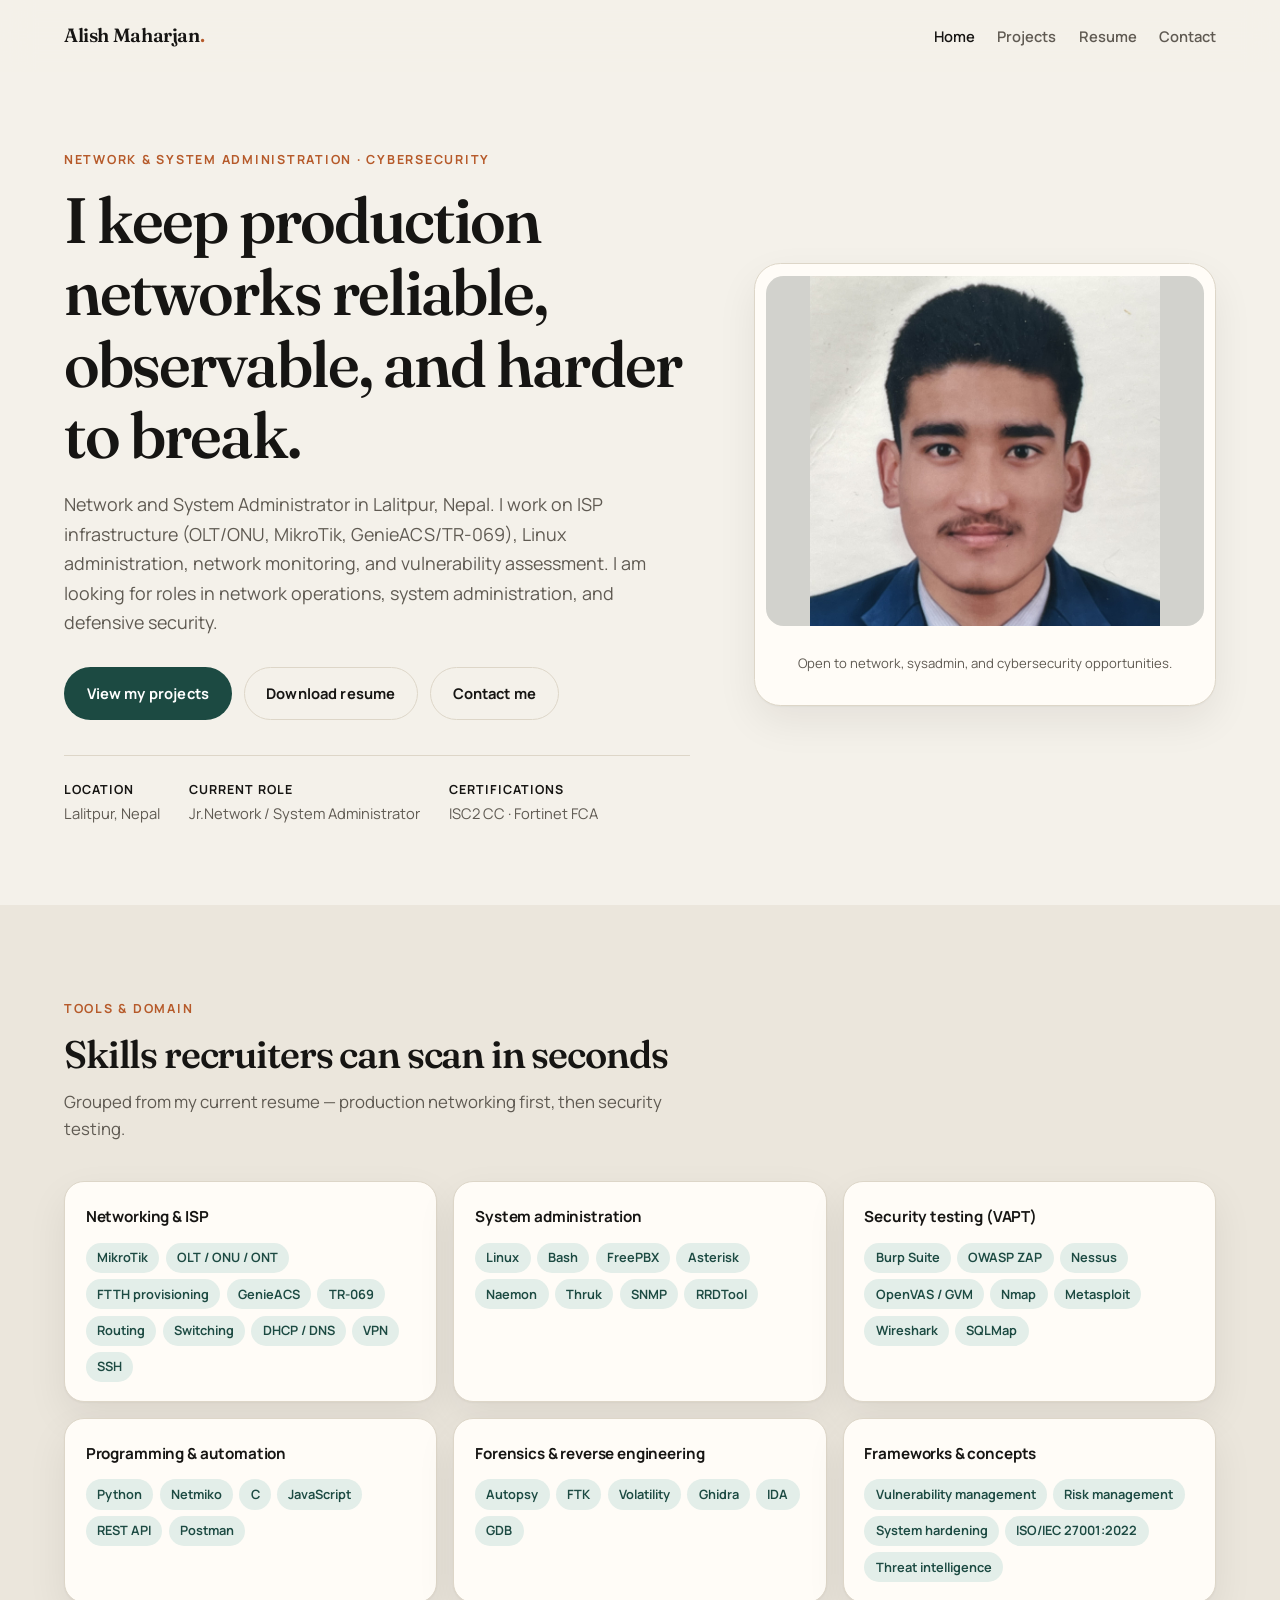
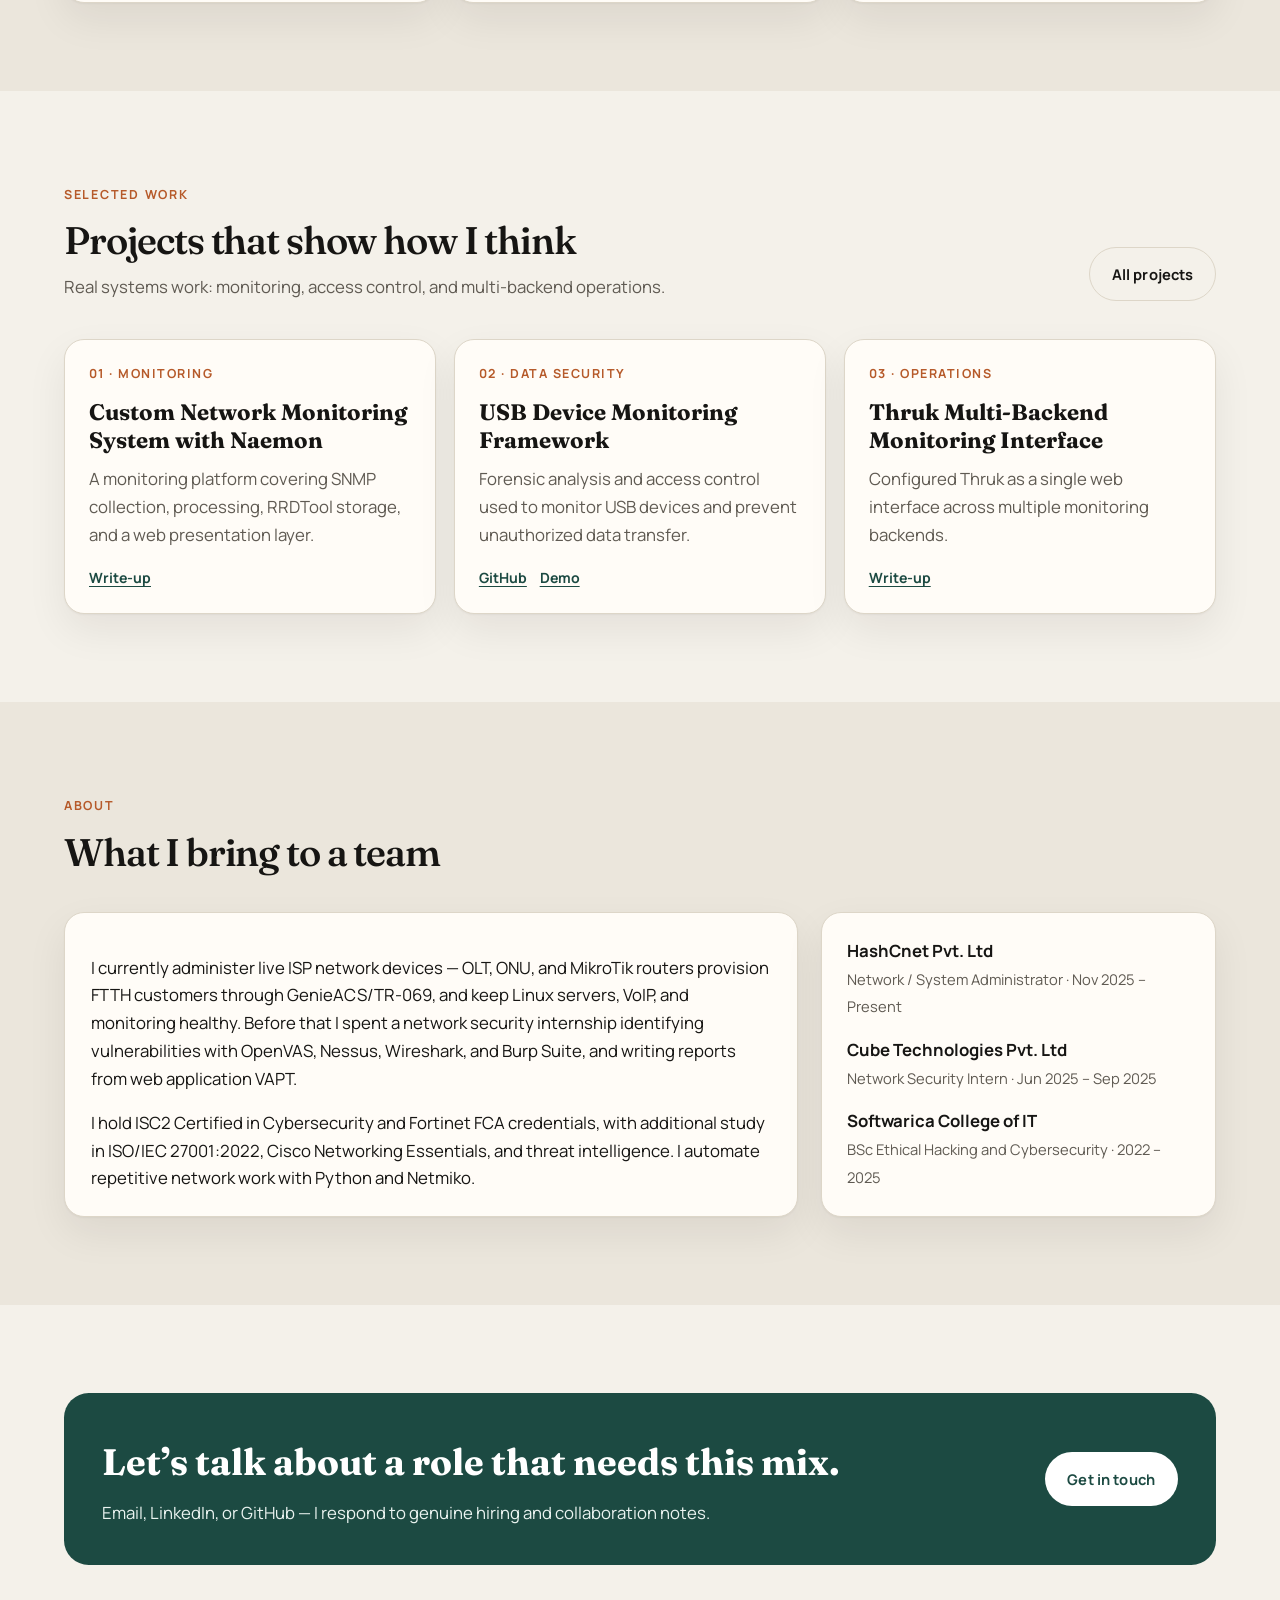
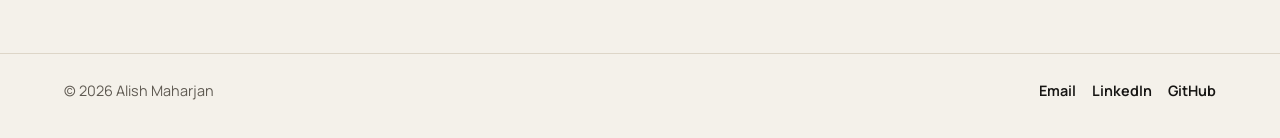
<file: index.html>
<!DOCTYPE html>
<html lang="en">
  <head>
    <meta charset="utf-8" />
    <meta name="viewport" content="width=device-width, initial-scale=1" />
    <title>Alish Maharjan|Network & Cybersecurity</title>
    <meta
      name="description"
      content="Alish Maharjan is a Network and System Administrator and cybersecurity professional in Lalitpur, Nepal, focused on ISP infrastructure, Linux administration, and VAPT."
    />
    <meta name="author" content="Alish Maharjan" />
    <meta property="og:title" content="Alish Maharjan — Network & Cybersecurity" />
    <meta
      property="og:description"
      content="Hands-on experience with ISP networks, Linux administration, monitoring, and vulnerability assessment."
    />
    <meta property="og:type" content="website" />
    <meta property="og:image" content="assets/profile.png" />
    <link rel="icon" type="image/x-icon" href="assets/favicon.ico" />
    <link rel="preconnect" href="https://fonts.googleapis.com" />
    <link rel="preconnect" href="https://fonts.gstatic.com" crossorigin />
    <link
      href="https://fonts.googleapis.com/css2?family=Fraunces:opsz,wght@9..144,500;9..144,600&family=Manrope:wght@400;500;600;700;800&display=swap"
      rel="stylesheet"
    />
    <link href="css/styles.css" rel="stylesheet" />
  </head>
  <body>
    <a class="skip-link" href="#main">Skip to content</a>
    <header class="site-header">
      <div class="nav-inner">
        <a class="logo" href="index.html">Alish Maharjan<span>.</span></a>
        <button class="nav-toggle" type="button" aria-label="Open menu" aria-expanded="false">
          <span></span>
        </button>
        <ul class="nav-links">
          <li><a href="index.html" aria-current="page">Home</a></li>
          <li><a href="projects.html">Projects</a></li>
          <li><a href="resume.html">Resume</a></li>
          <li><a href="contact.html">Contact</a></li>
        </ul>
      </div>
    </header>

    <main id="main">
      <section class="hero">
        <div class="wrap hero-grid">
          <div class="reveal">
            <p class="eyebrow">Network & System Administration · Cybersecurity</p>
            <h1>I keep production networks reliable, observable, and harder to break.</h1>
            <p class="hero-copy">
              Network and System Administrator in Lalitpur, Nepal. I work on ISP infrastructure
              (OLT/ONU, MikroTik, GenieACS/TR-069), Linux administration, network monitoring, and
              vulnerability assessment. I am looking for roles in network operations, system
              administration, and defensive security.
            </p>
            <div class="hero-actions">
              <a class="btn btn-primary" href="projects.html">View my projects</a>
              <a class="btn btn-ghost" href="AlishMaharjan_Resume.pdf" download>Download resume</a>
              <a class="btn btn-ghost" href="contact.html">Contact me</a>
            </div>
            <div class="hero-meta">
              <div>
                <strong>Location</strong>
                Lalitpur, Nepal
              </div>
              <div>
                <strong>Current role</strong>
                Jr.Network / System Administrator
              </div>
              <div>
                <strong>Certifications</strong>
                ISC2 CC · Fortinet FCA
              </div>
            </div>
          </div>
          <div class="photo-frame reveal delay-2">
            <div class="photo-well">
              <img src="assets/profile.png" alt="Portrait of Alish Maharjan" width="350" height="350" />
            </div>
            <p class="photo-caption">Open to network, sysadmin, and cybersecurity opportunities.</p>
          </div>
        </div>
      </section>

      <section class="section section-alt" id="skills">
        <div class="wrap">
          <div class="section-head">
            <div>
              <p class="eyebrow">Tools & domain</p>
              <h2>Skills recruiters can scan in seconds</h2>
              <p class="lede">Grouped from my current resume — production networking first, then security testing.</p>
            </div>
          </div>
          <div class="skill-groups">
            <article class="skill-card">
              <h3>Networking & ISP</h3>
              <div class="chips">
                <span class="chip">MikroTik</span>
                <span class="chip">OLT / ONU / ONT</span>
                <span class="chip">FTTH provisioning</span>
                <span class="chip">GenieACS</span>
                <span class="chip">TR-069</span>
                <span class="chip">Routing</span>
                <span class="chip">Switching</span>
                <span class="chip">DHCP / DNS</span>
                <span class="chip">VPN</span>
                <span class="chip">SSH</span>
              </div>
            </article>
            <article class="skill-card">
              <h3>System administration</h3>
              <div class="chips">
                <span class="chip">Linux</span>
                <span class="chip">Bash</span>
                <span class="chip">FreePBX</span>
                <span class="chip">Asterisk</span>
                <span class="chip">Naemon</span>
                <span class="chip">Thruk</span>
                <span class="chip">SNMP</span>
                <span class="chip">RRDTool</span>
              </div>
            </article>
            <article class="skill-card">
              <h3>Security testing (VAPT)</h3>
              <div class="chips">
                <span class="chip">Burp Suite</span>
                <span class="chip">OWASP ZAP</span>
                <span class="chip">Nessus</span>
                <span class="chip">OpenVAS / GVM</span>
                <span class="chip">Nmap</span>
                <span class="chip">Metasploit</span>
                <span class="chip">Wireshark</span>
                <span class="chip">SQLMap</span>
              </div>
            </article>
            <article class="skill-card">
              <h3>Programming & automation</h3>
              <div class="chips">
                <span class="chip">Python</span>
                <span class="chip">Netmiko</span>
                <span class="chip">C</span>
                <span class="chip">JavaScript</span>
                <span class="chip">REST API</span>
                <span class="chip">Postman</span>
              </div>
            </article>
            <article class="skill-card">
              <h3>Forensics & reverse engineering</h3>
              <div class="chips">
                <span class="chip">Autopsy</span>
                <span class="chip">FTK</span>
                <span class="chip">Volatility</span>
                <span class="chip">Ghidra</span>
                <span class="chip">IDA</span>
                <span class="chip">GDB</span>
              </div>
            </article>
            <article class="skill-card">
              <h3>Frameworks & concepts</h3>
              <div class="chips">
                <span class="chip">Vulnerability management</span>
                <span class="chip">Risk management</span>
                <span class="chip">System hardening</span>
                <span class="chip">ISO/IEC 27001:2022</span>
                <span class="chip">Threat intelligence</span>
              </div>
            </article>
          </div>
        </div>
      </section>

      <section class="section" id="projects">
        <div class="wrap">
          <div class="section-head">
            <div>
              <p class="eyebrow">Selected work</p>
              <h2>Projects that show how I think</h2>
              <p class="lede">Real systems work: monitoring, access control, and multi-backend operations.</p>
            </div>
            <a class="btn btn-ghost" href="projects.html">All projects</a>
          </div>
          <div class="project-grid">
            <article class="project-card">
              <div class="project-index">01 · Monitoring</div>
              <h3>Custom Network Monitoring System with Naemon</h3>
              <p>
                A monitoring platform covering SNMP collection, processing, RRDTool storage, and a web
                presentation layer.
              </p>
              <div class="project-links">
                <a href="https://medium.com/@alishmaharjan90/building-a-custom-network-monitoring-system" target="_blank" rel="noopener noreferrer">Write-up</a>
              </div>
            </article>
            <article class="project-card">
              <div class="project-index">02 · Data security</div>
              <h3>USB Device Monitoring Framework</h3>
              <p>
                Forensic analysis and access control used to monitor USB devices and prevent unauthorized
                data transfer.
              </p>
              <div class="project-links">
                <a href="https://github.com/alishmaharjan/USB-Monitoring-System" target="_blank" rel="noopener noreferrer">GitHub</a>
                <a href="https://youtu.be/9hGhjjv85bE" target="_blank" rel="noopener noreferrer">Demo</a>
              </div>
            </article>
            <article class="project-card">
              <div class="project-index">03 · Operations</div>
              <h3>Thruk Multi-Backend Monitoring Interface</h3>
              <p>
                Configured Thruk as a single web interface across multiple monitoring backends.
              </p>
              <div class="project-links">
                <a href="https://medium.com/@alishmaharjan90/thruk-8f283b7077ce" target="_blank" rel="noopener noreferrer">Write-up</a>
              </div>
            </article>
          </div>
        </div>
      </section>

      <section class="section section-alt" id="about">
        <div class="wrap">
          <div class="section-head">
            <div>
              <p class="eyebrow">About</p>
              <h2>What I bring to a team</h2>
            </div>
          </div>
          <div class="about-grid">
            <article class="info-card">
              <p>
                I currently administer live ISP network devices — OLT, ONU, and MikroTik routers
                provision FTTH customers through GenieACS/TR-069, and keep Linux servers, VoIP, and
                monitoring healthy. Before that I spent a network security internship identifying
                vulnerabilities with OpenVAS, Nessus, Wireshark, and Burp Suite, and writing reports
                from web application VAPT.
              </p>
              <p>
                I hold ISC2 Certified in Cybersecurity and Fortinet FCA credentials, with additional
                study in ISO/IEC 27001:2022, Cisco Networking Essentials, and threat intelligence.
                I automate repetitive network work with Python and Netmiko.
              </p>
            </article>
            <article class="info-card">
              <ul class="stat-list">
                <li>
                  <strong>HashCnet Pvt. Ltd</strong>
                  <span>Network / System Administrator · Nov 2025 – Present</span>
                </li>
                <li>
                  <strong>Cube Technologies Pvt. Ltd</strong>
                  <span>Network Security Intern · Jun 2025 – Sep 2025</span>
                </li>
                <li>
                  <strong>Softwarica College of IT</strong>
                  <span>BSc Ethical Hacking and Cybersecurity · 2022 – 2025</span>
                </li>
              </ul>
            </article>
          </div>
        </div>
      </section>

      <section class="section" id="contact">
        <div class="wrap">
          <div class="cta-band">
            <div>
              <h2>Let’s talk about a role that needs this mix.</h2>
              <p>Email, LinkedIn, or GitHub — I respond to genuine hiring and collaboration notes.</p>
            </div>
            <a class="btn btn-primary" href="contact.html">Get in touch</a>
          </div>
        </div>
      </section>
    </main>

    <footer class="site-footer">
      <div class="wrap footer-inner">
        <div>© <span data-year></span> Alish Maharjan</div>
        <div class="socials">
          <a href="mailto:alishmaharjan90@gmail.com">Email</a>
          <a href="https://www.linkedin.com/in/alish-maharjankaizen/" target="_blank" rel="noopener noreferrer">LinkedIn</a>
          <a href="https://github.com/alishmaharjan" target="_blank" rel="noopener noreferrer">GitHub</a>
        </div>
      </div>
    </footer>
    <script src="js/scripts.js"></script>
  </body>
</html>
</file>
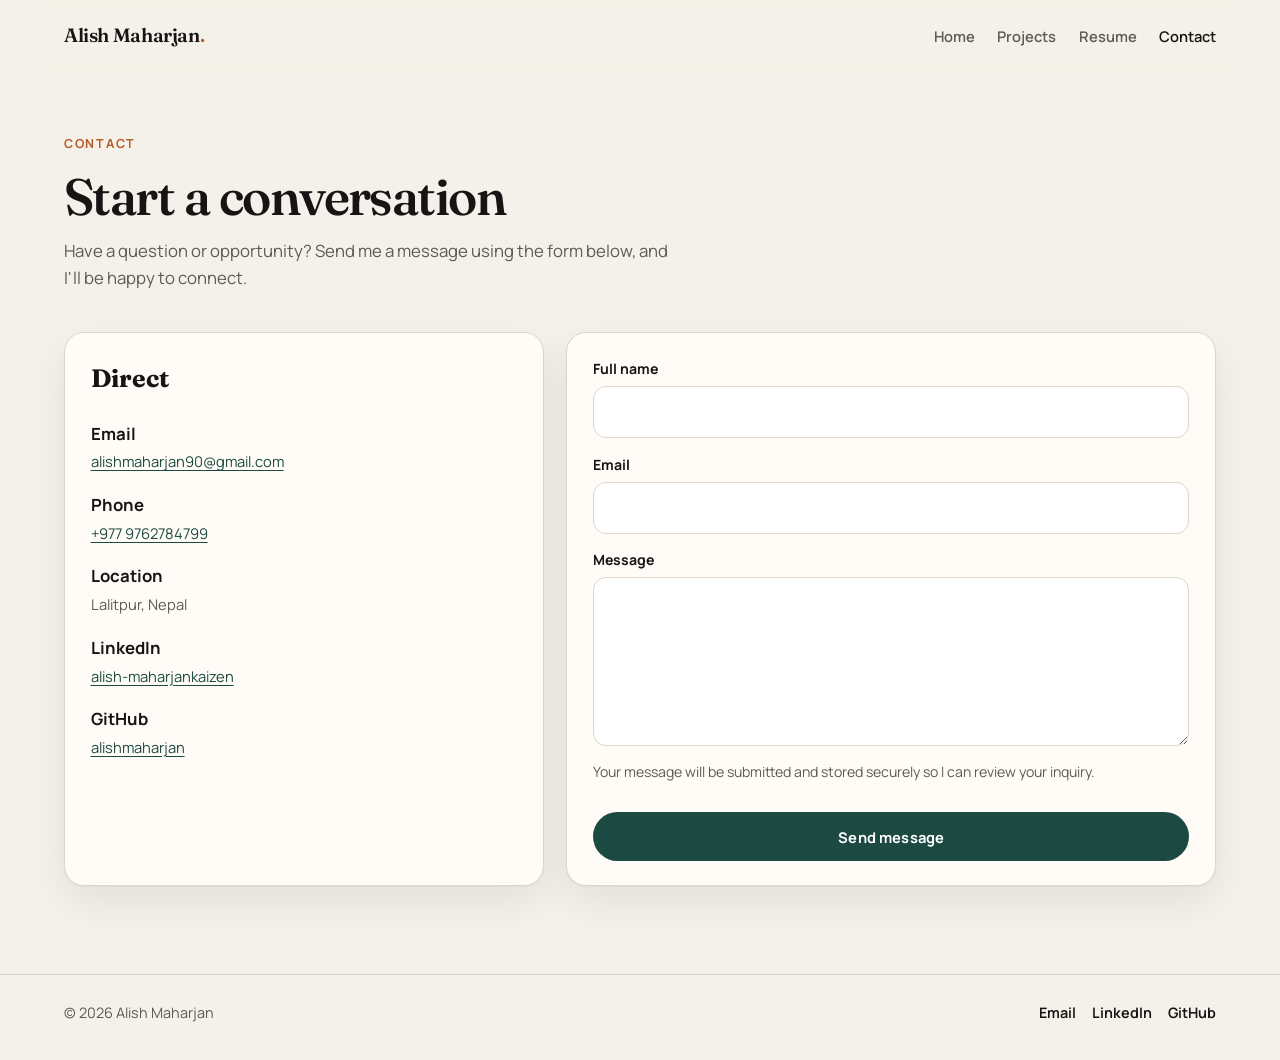
<file: contact.html>
<!DOCTYPE html>
<html lang="en">
  <head>
    <meta charset="utf-8" />
    <meta name="viewport" content="width=device-width, initial-scale=1" />

    <title>Contact — Alish Maharjan</title>

    <meta
      name="description"
      content="Contact Alish Maharjan in Lalitpur, Nepal for network administration and cybersecurity roles."
    />
    <meta name="author" content="Alish Maharjan" />

    <link rel="icon" type="image/x-icon" href="assets/favicon.ico" />

    <link rel="preconnect" href="https://fonts.googleapis.com" />
    <link rel="preconnect" href="https://fonts.gstatic.com" crossorigin />

    <link
      href="https://fonts.googleapis.com/css2?family=Fraunces:opsz,wght@9..144,500;9..144,600&family=Manrope:wght@400;500;600;700;800&display=swap"
      rel="stylesheet"
    />

    <link href="css/styles.css" rel="stylesheet" />
  </head>

  <body>
    <a class="skip-link" href="#main">Skip to content</a>

    <header class="site-header">
      <div class="nav-inner">
        <a class="logo" href="index.html">
          Alish Maharjan<span>.</span>
        </a>

        <button
          class="nav-toggle"
          type="button"
          aria-label="Open menu"
          aria-expanded="false"
        >
          <span></span>
        </button>

        <ul class="nav-links">
          <li><a href="index.html">Home</a></li>
          <li><a href="projects.html">Projects</a></li>
          <li><a href="resume.html">Resume</a></li>
          <li>
            <a href="contact.html" aria-current="page">Contact</a>
          </li>
        </ul>
      </div>
    </header>

    <main id="main">
      <section class="page-hero">
        <div class="wrap">
          <p class="eyebrow">Contact</p>

          <h1>Start a conversation</h1>

          <p class="lede">
            Have a question or opportunity? Send me a message
            using the form below, and I'll be happy to connect.
          </p>
        </div>
      </section>

      <section class="section" style="padding-top: 1rem">
        <div class="wrap contact-grid">

          <!-- Direct contact information -->
          <div class="contact-card">
            <h2
              style="font-family: var(--font-display); margin-top: 0"
            >
              Direct
            </h2>

            <ul class="stat-list">
              <li>
                <strong>Email</strong>
                <span>
                  <a href="mailto:alishmaharjan90@gmail.com">
                    alishmaharjan90@gmail.com
                  </a>
                </span>
              </li>

              <li>
                <strong>Phone</strong>
                <span>
                  <a href="tel:+9779762784799">
                    +977 9762784799
                  </a>
                </span>
              </li>

              <li>
                <strong>Location</strong>
                <span>Lalitpur, Nepal</span>
              </li>

              <li>
                <strong>LinkedIn</strong>
                <span>
                  <a
                    href="https://www.linkedin.com/in/alish-maharjankaizen/"
                    target="_blank"
                    rel="noopener noreferrer"
                  >
                    alish-maharjankaizen
                  </a>
                </span>
              </li>

              <li>
                <strong>GitHub</strong>
                <span>
                  <a
                    href="https://github.com/alishmaharjan"
                    target="_blank"
                    rel="noopener noreferrer"
                  >
                    alishmaharjan
                  </a>
                </span>
              </li>
            </ul>
          </div>

          <!-- Contact form -->
          <div class="contact-card">
            <form class="form" id="contact-form">

              <label for="name">
                Full name
                <input
                  id="name"
                  name="name"
                  type="text"
                  autocomplete="name"
                  maxlength="100"
                  required
                />
              </label>

              <label for="email">
                Email
                <input
                  id="email"
                  name="email"
                  type="email"
                  autocomplete="email"
                  maxlength="254"
                  required
                />
              </label>

              <label for="message">
                Message
                <textarea
                  id="message"
                  name="message"
                  rows="6"
                  maxlength="512"
                  required
                ></textarea>
              </label>

              <p class="form-note">
                Your message will be submitted and stored securely
                so I can review your inquiry.
              </p>

              <p
                class="form-note"
                id="form-status"
                role="status"
                aria-live="polite"
              ></p>

              <button
                class="btn btn-primary"
                type="submit"
              >
                Send message
              </button>

            </form>
          </div>

        </div>
      </section>
    </main>

    <footer class="site-footer">
      <div class="wrap footer-inner">
        <div>
          © <span data-year></span> Alish Maharjan
        </div>

        <div class="socials">
          <a href="mailto:alishmaharjan90@gmail.com">Email</a>

          <a
            href="https://www.linkedin.com/in/alish-maharjankaizen/"
            target="_blank"
            rel="noopener noreferrer"
          >
            LinkedIn
          </a>

          <a
            href="https://github.com/alishmaharjan"
            target="_blank"
            rel="noopener noreferrer"
          >
            GitHub
          </a>
        </div>
      </div>
    </footer>

    <script src="js/scripts.js"></script>
  </body>
</html>
</file>
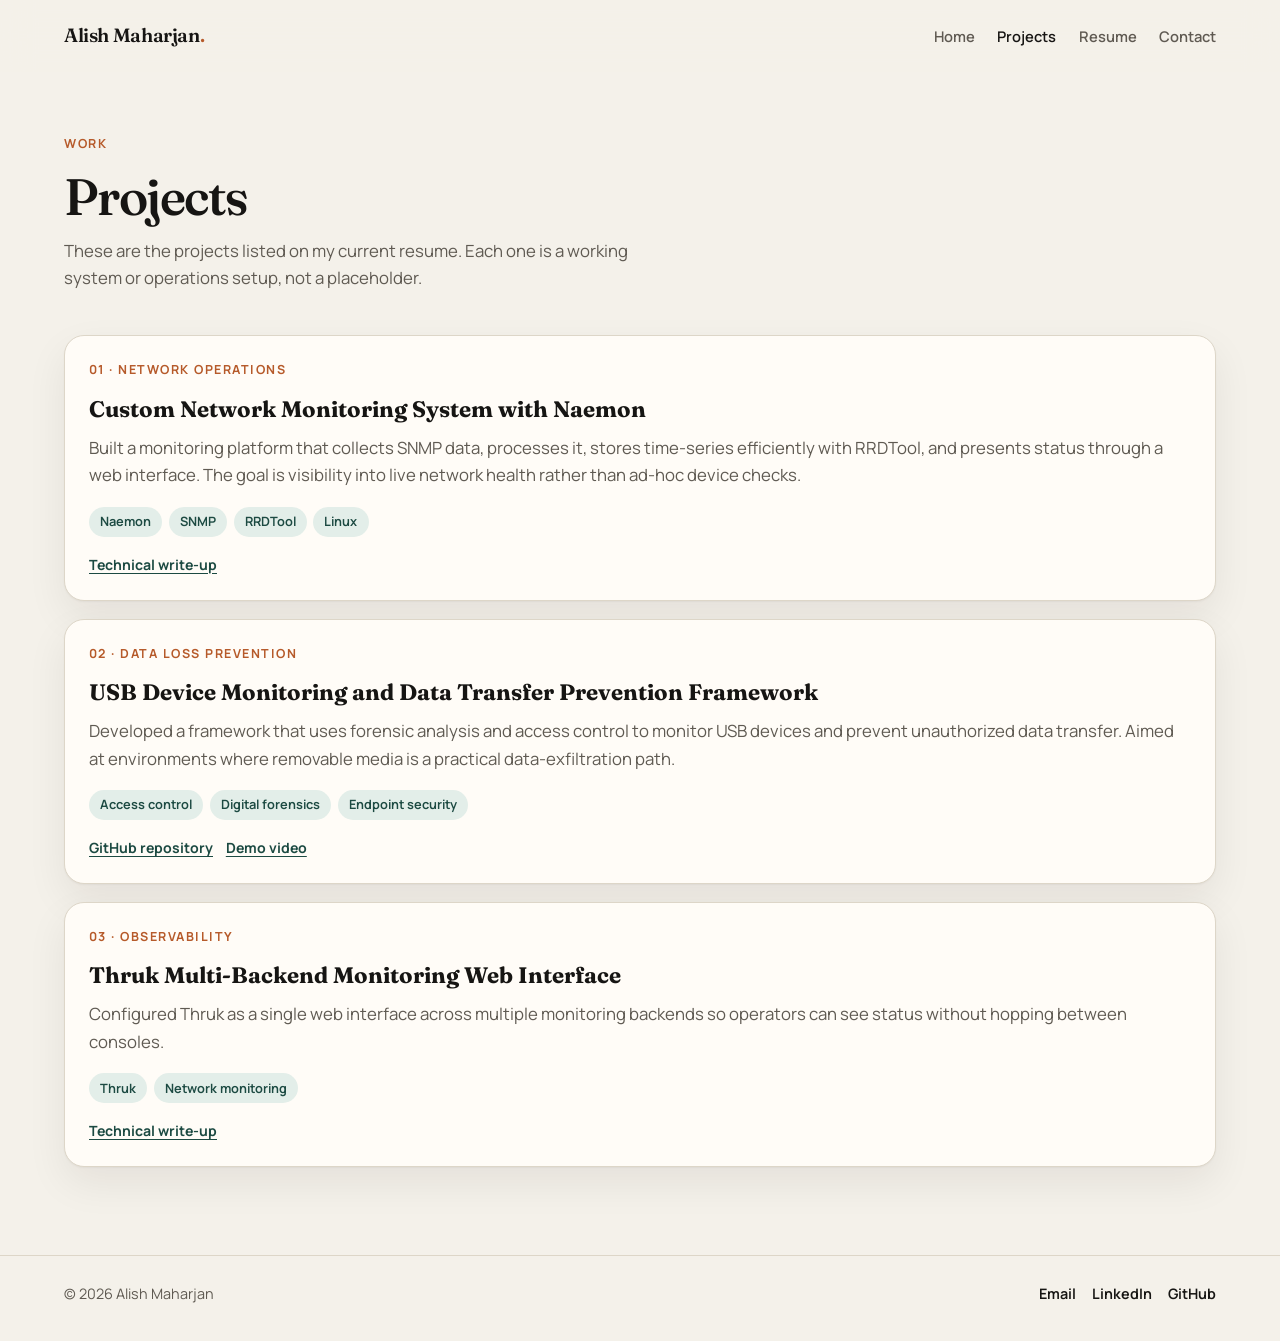
<file: projects.html>
<!DOCTYPE html>
<html lang="en">
  <head>
    <meta charset="utf-8" />
    <meta name="viewport" content="width=device-width, initial-scale=1" />
    <title>Projects — Alish Maharjan</title>
    <meta
      name="description"
      content="Projects by Alish Maharjan covering network monitoring, USB data-loss prevention, and multi-backend operations."
    />
    <meta name="author" content="Alish Maharjan" />
    <link rel="icon" type="image/x-icon" href="assets/favicon.ico" />
    <link rel="preconnect" href="https://fonts.googleapis.com" />
    <link rel="preconnect" href="https://fonts.gstatic.com" crossorigin />
    <link
      href="https://fonts.googleapis.com/css2?family=Fraunces:opsz,wght@9..144,500;9..144,600&family=Manrope:wght@400;500;600;700;800&display=swap"
      rel="stylesheet"
    />
    <link href="css/styles.css" rel="stylesheet" />
  </head>
  <body>
    <a class="skip-link" href="#main">Skip to content</a>
    <header class="site-header">
      <div class="nav-inner">
        <a class="logo" href="index.html">Alish Maharjan<span>.</span></a>
        <button class="nav-toggle" type="button" aria-label="Open menu" aria-expanded="false">
          <span></span>
        </button>
        <ul class="nav-links">
          <li><a href="index.html">Home</a></li>
          <li><a href="projects.html" aria-current="page">Projects</a></li>
          <li><a href="resume.html">Resume</a></li>
          <li><a href="contact.html">Contact</a></li>
        </ul>
      </div>
    </header>

    <main id="main">
      <section class="page-hero">
        <div class="wrap">
          <p class="eyebrow">Work</p>
          <h1>Projects</h1>
          <p class="lede">
            These are the projects listed on my current resume. Each one is a working system or
            operations setup, not a placeholder.
          </p>
        </div>
      </section>

      <section class="section" style="padding-top: 1.2rem">
        <div class="wrap" style="display: grid; gap: 1.1rem">
          <article class="project-card">
            <div class="project-index">01 · Network operations</div>
            <h3>Custom Network Monitoring System with Naemon</h3>
            <p>
              Built a monitoring platform that collects SNMP data, processes it, stores time-series
              efficiently with RRDTool, and presents status through a web interface. The goal is
              visibility into live network health rather than ad-hoc device checks.
            </p>
            <div class="chips" style="margin-bottom: 1rem">
              <span class="chip">Naemon</span>
              <span class="chip">SNMP</span>
              <span class="chip">RRDTool</span>
              <span class="chip">Linux</span>
            </div>
            <div class="project-links">
              <a href="https://medium.com/@alishmaharjan90/building-a-custom-network-monitoring-system" target="_blank" rel="noopener noreferrer">Technical write-up</a>
            </div>
          </article>

          <article class="project-card">
            <div class="project-index">02 · Data loss prevention</div>
            <h3>USB Device Monitoring and Data Transfer Prevention Framework</h3>
            <p>
              Developed a framework that uses forensic analysis and access control to monitor USB
              devices and prevent unauthorized data transfer. Aimed at environments where removable
              media is a practical data-exfiltration path.
            </p>
            <div class="chips" style="margin-bottom: 1rem">
              <span class="chip">Access control</span>
              <span class="chip">Digital forensics</span>
              <span class="chip">Endpoint security</span>
            </div>
            <div class="project-links">
              <a href="https://github.com/alishmaharjan/USB-Monitoring-System" target="_blank" rel="noopener noreferrer">GitHub repository</a>
              <a href="https://youtu.be/9hGhjjv85bE" target="_blank" rel="noopener noreferrer">Demo video</a>
            </div>
          </article>

          <article class="project-card">
            <div class="project-index">03 · Observability</div>
            <h3>Thruk Multi-Backend Monitoring Web Interface</h3>
            <p>
              Configured Thruk as a single web interface across multiple monitoring backends so
              operators can see status without hopping between consoles.
            </p>
            <div class="chips" style="margin-bottom: 1rem">
              <span class="chip">Thruk</span>
              <span class="chip">Network monitoring</span>
            </div>
            <div class="project-links">
              <a href="https://medium.com/@alishmaharjan90/thruk-8f283b7077ce" target="_blank" rel="noopener noreferrer">Technical write-up</a>
            </div>
          </article>
        </div>
      </section>
    </main>

    <footer class="site-footer">
      <div class="wrap footer-inner">
        <div>© <span data-year></span> Alish Maharjan</div>
        <div class="socials">
          <a href="mailto:alishmaharjan90@gmail.com">Email</a>
          <a href="https://www.linkedin.com/in/alish-maharjankaizen/" target="_blank" rel="noopener noreferrer">LinkedIn</a>
          <a href="https://github.com/alishmaharjan" target="_blank" rel="noopener noreferrer">GitHub</a>
        </div>
      </div>
    </footer>
    <script src="js/scripts.js"></script>
  </body>
</html>
</file>
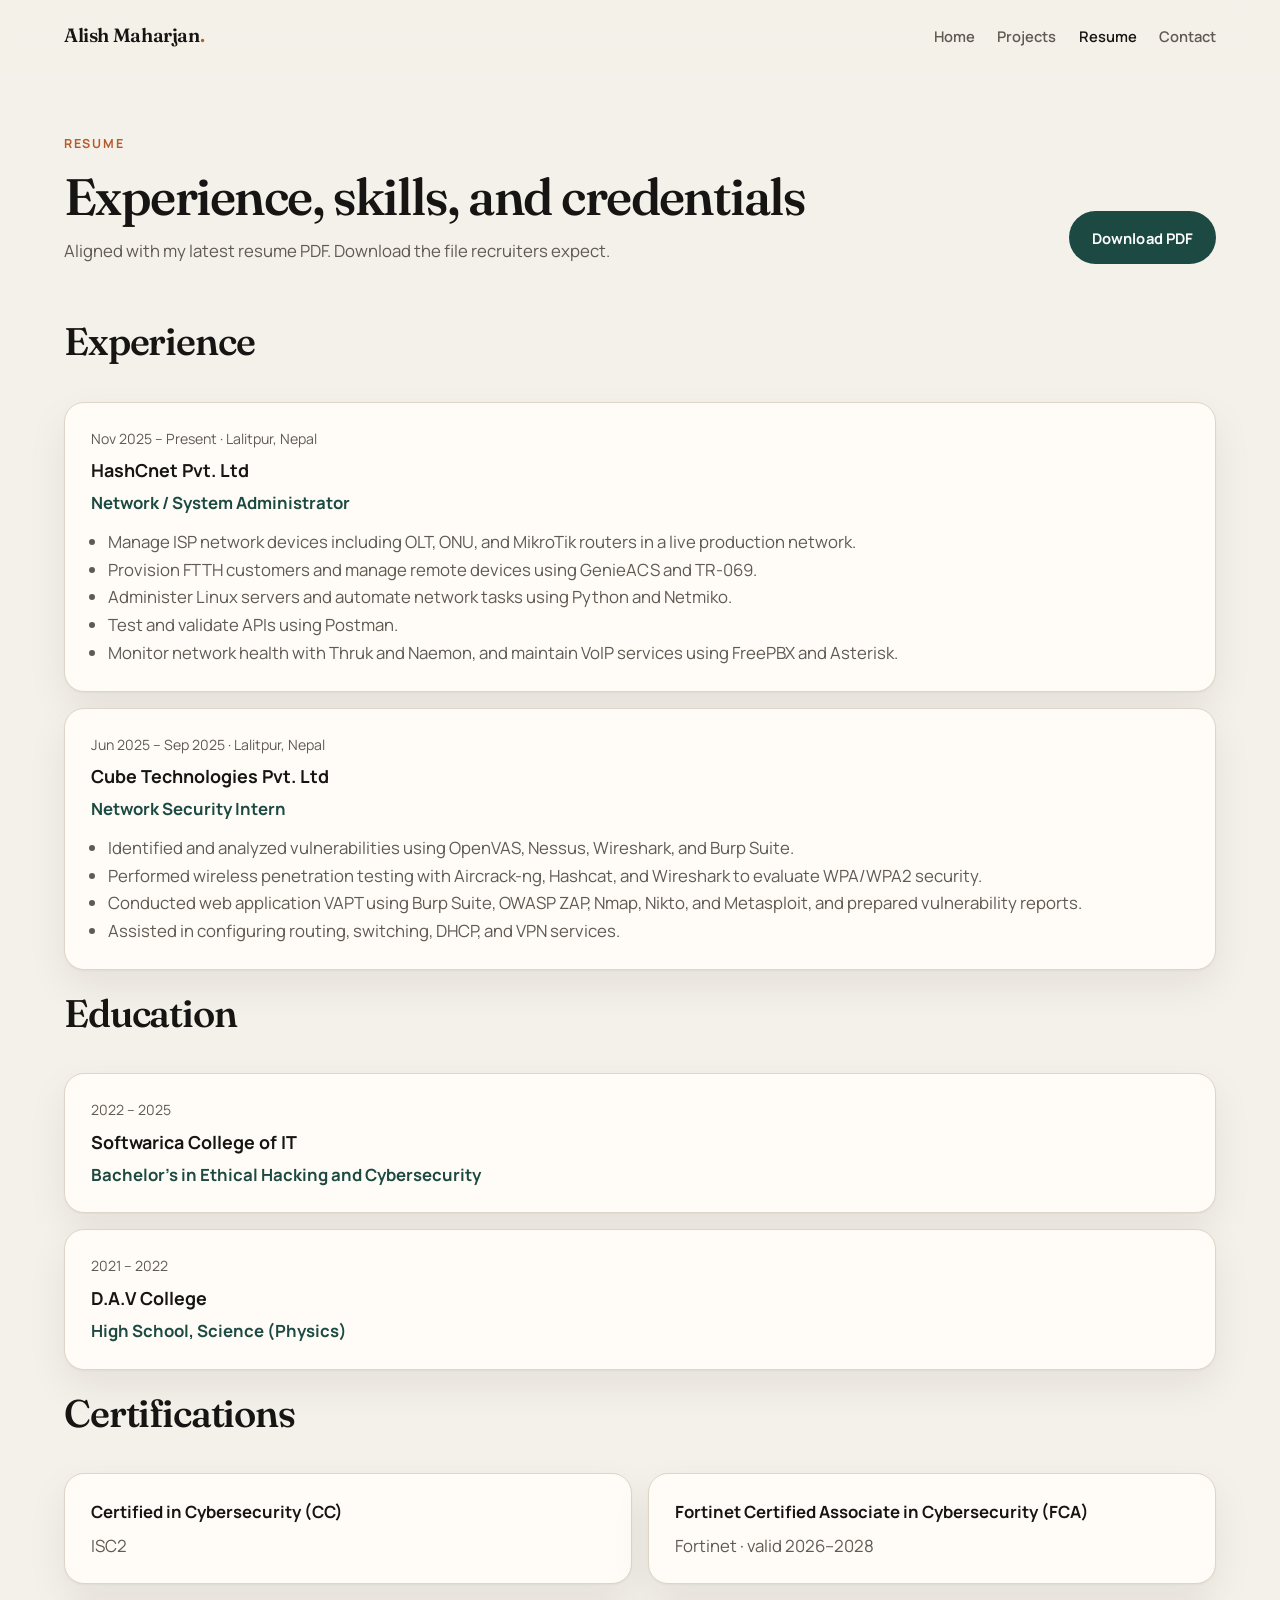
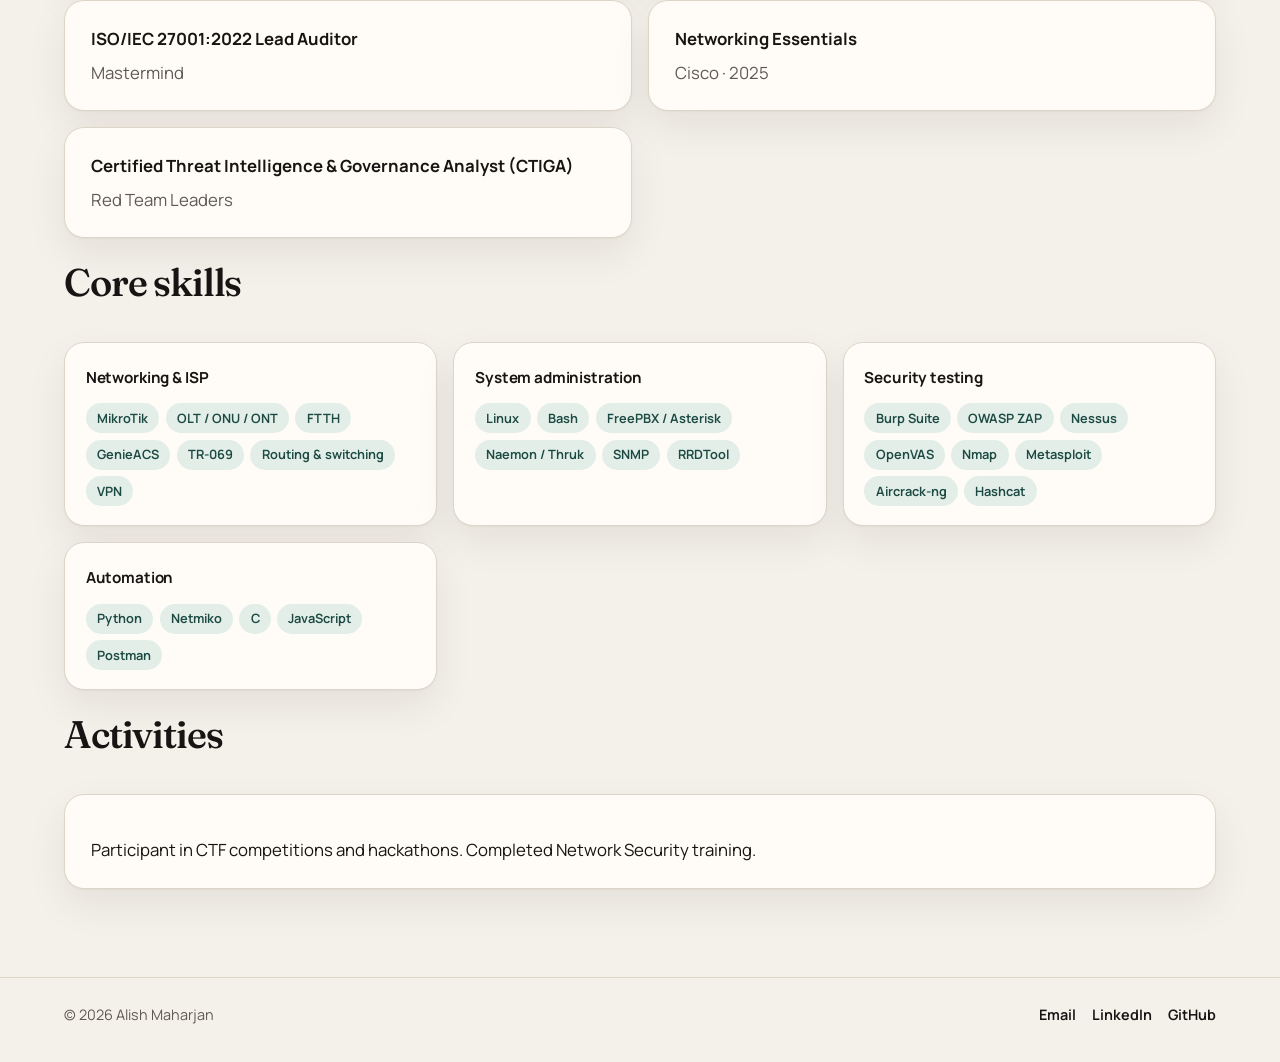
<file: resume.html>
<!DOCTYPE html>
<html lang="en">
  <head>
    <meta charset="utf-8" />
    <meta name="viewport" content="width=device-width, initial-scale=1" />
    <title>Resume — Alish Maharjan</title>
    <meta
      name="description"
      content="Resume of Alish Maharjan: Network/System Administrator at HashCnet, ISC2 CC and Fortinet FCA, with VAPT and ISP operations experience."
    />
    <meta name="author" content="Alish Maharjan" />
    <link rel="icon" type="image/x-icon" href="assets/favicon.ico" />
    <link rel="preconnect" href="https://fonts.googleapis.com" />
    <link rel="preconnect" href="https://fonts.gstatic.com" crossorigin />
    <link
      href="https://fonts.googleapis.com/css2?family=Fraunces:opsz,wght@9..144,500;9..144,600&family=Manrope:wght@400;500;600;700;800&display=swap"
      rel="stylesheet"
    />
    <link href="css/styles.css" rel="stylesheet" />
  </head>
  <body>
    <a class="skip-link" href="#main">Skip to content</a>
    <header class="site-header">
      <div class="nav-inner">
        <a class="logo" href="index.html">Alish Maharjan<span>.</span></a>
        <button class="nav-toggle" type="button" aria-label="Open menu" aria-expanded="false">
          <span></span>
        </button>
        <ul class="nav-links">
          <li><a href="index.html">Home</a></li>
          <li><a href="projects.html">Projects</a></li>
          <li><a href="resume.html" aria-current="page">Resume</a></li>
          <li><a href="contact.html">Contact</a></li>
        </ul>
      </div>
    </header>

    <main id="main">
      <section class="page-hero">
        <div class="wrap section-head" style="margin-bottom: 0">
          <div>
            <p class="eyebrow">Resume</p>
            <h1>Experience, skills, and credentials</h1>
            <p class="lede">Aligned with my latest resume PDF. Download the file recruiters expect.</p>
          </div>
          <a class="btn btn-primary" href="AlishMaharjan_Resume.pdf" download>Download PDF</a>
        </div>
      </section>

      <section class="section" style="padding-top: 2rem">
        <div class="wrap resume-layout">
          <div>
            <div class="section-head">
              <h2>Experience</h2>
            </div>
            <div class="timeline">
              <article class="exp-card">
                <div class="exp-when">Nov 2025 – Present · Lalitpur, Nepal</div>
                <h3>HashCnet Pvt. Ltd</h3>
                <p class="exp-role">Network / System Administrator</p>
                <ul>
                  <li>Manage ISP network devices including OLT, ONU, and MikroTik routers in a live production network.</li>
                  <li>Provision FTTH customers and manage remote devices using GenieACS and TR-069.</li>
                  <li>Administer Linux servers and automate network tasks using Python and Netmiko.</li>
                  <li>Test and validate APIs using Postman.</li>
                  <li>Monitor network health with Thruk and Naemon, and maintain VoIP services using FreePBX and Asterisk.</li>
                </ul>
              </article>
              <article class="exp-card">
                <div class="exp-when">Jun 2025 – Sep 2025 · Lalitpur, Nepal</div>
                <h3>Cube Technologies Pvt. Ltd</h3>
                <p class="exp-role">Network Security Intern</p>
                <ul>
                  <li>Identified and analyzed vulnerabilities using OpenVAS, Nessus, Wireshark, and Burp Suite.</li>
                  <li>Performed wireless penetration testing with Aircrack-ng, Hashcat, and Wireshark to evaluate WPA/WPA2 security.</li>
                  <li>Conducted web application VAPT using Burp Suite, OWASP ZAP, Nmap, Nikto, and Metasploit, and prepared vulnerability reports.</li>
                  <li>Assisted in configuring routing, switching, DHCP, and VPN services.</li>
                </ul>
              </article>
            </div>
          </div>

          <div>
            <div class="section-head">
              <h2>Education</h2>
            </div>
            <div class="timeline">
              <article class="exp-card">
                <div class="exp-when">2022 – 2025</div>
                <h3>Softwarica College of IT</h3>
                <p class="exp-role">Bachelor’s in Ethical Hacking and Cybersecurity</p>
              </article>
              <article class="exp-card">
                <div class="exp-when">2021 – 2022</div>
                <h3>D.A.V College</h3>
                <p class="exp-role">High School, Science (Physics)</p>
              </article>
            </div>
          </div>

          <div>
            <div class="section-head">
              <h2>Certifications</h2>
            </div>
            <div class="cert-grid">
              <article class="cert-card">
                <h3>Certified in Cybersecurity (CC)</h3>
                <p>ISC2</p>
              </article>
              <article class="cert-card">
                <h3>Fortinet Certified Associate in Cybersecurity (FCA)</h3>
                <p>Fortinet · valid 2026–2028</p>
              </article>
              <article class="cert-card">
                <h3>ISO/IEC 27001:2022 Lead Auditor</h3>
                <p>Mastermind</p>
              </article>
              <article class="cert-card">
                <h3>Networking Essentials</h3>
                <p>Cisco · 2025</p>
              </article>
              <article class="cert-card">
                <h3>Certified Threat Intelligence &amp; Governance Analyst (CTIGA)</h3>
                <p>Red Team Leaders</p>
              </article>
            </div>
          </div>

          <div>
            <div class="section-head">
              <h2>Core skills</h2>
            </div>
            <div class="skill-groups">
              <article class="skill-card">
                <h3>Networking & ISP</h3>
                <div class="chips">
                  <span class="chip">MikroTik</span>
                  <span class="chip">OLT / ONU / ONT</span>
                  <span class="chip">FTTH</span>
                  <span class="chip">GenieACS</span>
                  <span class="chip">TR-069</span>
                  <span class="chip">Routing & switching</span>
                  <span class="chip">VPN</span>
                </div>
              </article>
              <article class="skill-card">
                <h3>System administration</h3>
                <div class="chips">
                  <span class="chip">Linux</span>
                  <span class="chip">Bash</span>
                  <span class="chip">FreePBX / Asterisk</span>
                  <span class="chip">Naemon / Thruk</span>
                  <span class="chip">SNMP</span>
                  <span class="chip">RRDTool</span>
                </div>
              </article>
              <article class="skill-card">
                <h3>Security testing</h3>
                <div class="chips">
                  <span class="chip">Burp Suite</span>
                  <span class="chip">OWASP ZAP</span>
                  <span class="chip">Nessus</span>
                  <span class="chip">OpenVAS</span>
                  <span class="chip">Nmap</span>
                  <span class="chip">Metasploit</span>
                  <span class="chip">Aircrack-ng</span>
                  <span class="chip">Hashcat</span>
                </div>
              </article>
              <article class="skill-card">
                <h3>Automation</h3>
                <div class="chips">
                  <span class="chip">Python</span>
                  <span class="chip">Netmiko</span>
                  <span class="chip">C</span>
                  <span class="chip">JavaScript</span>
                  <span class="chip">Postman</span>
                </div>
              </article>
            </div>
          </div>

          <div>
            <div class="section-head">
              <h2>Activities</h2>
            </div>
            <article class="info-card">
              <p>Participant in CTF competitions and hackathons. Completed Network Security training.</p>
            </article>
          </div>
        </div>
      </section>
    </main>

    <footer class="site-footer">
      <div class="wrap footer-inner">
        <div>© <span data-year></span> Alish Maharjan</div>
        <div class="socials">
          <a href="mailto:alishmaharjan90@gmail.com">Email</a>
          <a href="https://www.linkedin.com/in/alish-maharjankaizen/" target="_blank" rel="noopener noreferrer">LinkedIn</a>
          <a href="https://github.com/alishmaharjan" target="_blank" rel="noopener noreferrer">GitHub</a>
        </div>
      </div>
    </footer>
    <script src="js/scripts.js"></script>
  </body>
</html>
</file>
<file: css/styles.css>
:root {
  --bg: #f4f1ea;
  --bg-alt: #ebe6dc;
  --surface: #fffcf7;
  --ink: #161513;
  --muted: #5f5a52;
  --line: #ddd6c8;
  --accent: #1c4a42;
  --accent-hover: #143833;
  --accent-soft: #e3eee9;
  --copper: #b65a2a;
  --white: #ffffff;
  --shadow: 0 1px 2px rgba(22, 21, 19, 0.04), 0 16px 40px rgba(22, 21, 19, 0.07);
  --radius: 1.25rem;
  --radius-sm: 0.75rem;
  --max: 72rem;
  --nav-h: 4.5rem;
  --font-display: "Fraunces", "Times New Roman", serif;
  --font-body: "Manrope", system-ui, sans-serif;
}

*,
*::before,
*::after {
  box-sizing: border-box;
}

html {
  scroll-behavior: smooth;
}

html,
body {
  margin: 0;
  min-height: 100%;
}

body {
  font-family: var(--font-body);
  color: var(--ink);
  background: var(--bg);
  line-height: 1.65;
  font-size: 1.05rem;
  -webkit-font-smoothing: antialiased;
}

img {
  max-width: 105%;
  display: block;
}

a {
  color: var(--accent);
  text-decoration-thickness: 1px;
  text-underline-offset: 0.18em;
}

a:hover {
  color: var(--copper);
}

:focus-visible {
  outline: 2px solid var(--accent);
  outline-offset: 3px;
}

.skip-link {
  position: absolute;
  left: 1rem;
  top: -4rem;
  background: var(--ink);
  color: var(--white);
  padding: 0.6rem 1rem;
  z-index: 1000;
  border-radius: 0.4rem;
}

.skip-link:focus {
  top: 1rem;
}

.wrap {
  width: min(calc(100% - 2.5rem), var(--max));
  margin-inline: auto;
}

.site-header {
  position: sticky;
  top: 0;
  z-index: 50;
  height: var(--nav-h);
  display: flex;
  align-items: center;
  backdrop-filter: blur(16px);
  background: rgba(244, 241, 234, 0.82);
  border-bottom: 1px solid transparent;
  transition: border-color 0.2s ease, background 0.2s ease;
}

.site-header.is-scrolled {
  border-bottom-color: var(--line);
  background: rgba(244, 241, 234, 0.94);
}

.nav-inner {
  display: flex;
  align-items: center;
  justify-content: space-between;
  width: min(calc(100% - 2.5rem), var(--max));
  margin-inline: auto;
  gap: 1rem;
}

.logo {
  font-family: var(--font-display);
  font-weight: 600;
  font-size: 1.2rem;
  color: var(--ink);
  text-decoration: none;
  letter-spacing: -0.02em;
}

.logo span {
  color: var(--copper);
}

.nav-toggle {
  display: none;
  width: 2.6rem;
  height: 2.6rem;
  border: 1px solid var(--line);
  background: var(--surface);
  border-radius: 0.6rem;
  cursor: pointer;
}

.nav-toggle span,
.nav-toggle span::before,
.nav-toggle span::after {
  display: block;
  width: 1.1rem;
  height: 1.5px;
  background: var(--ink);
  position: relative;
  margin-inline: auto;
}

.nav-toggle span::before,
.nav-toggle span::after {
  content: "";
  position: absolute;
  left: 0;
}

.nav-toggle span::before {
  top: -6px;
}

.nav-toggle span::after {
  top: 6px;
}

.nav-links {
  display: flex;
  align-items: center;
  gap: 0.2rem 1.4rem;
  list-style: none;
  margin: 0;
  padding: 0;
}

.nav-links a {
  color: var(--muted);
  text-decoration: none;
  font-size: 0.92rem;
  font-weight: 600;
}

.nav-links a:hover,
.nav-links a[aria-current="page"] {
  color: var(--ink);
}

.btn {
  display: inline-flex;
  align-items: center;
  justify-content: center;
  gap: 0.45rem;
  border-radius: 999px;
  padding: 0.85rem 1.35rem;
  font-weight: 700;
  font-size: 0.92rem;
  letter-spacing: 0.01em;
  text-decoration: none;
  border: 1px solid transparent;
  cursor: pointer;
  font-family: inherit;
  transition: transform 0.18s ease, background 0.18s ease, color 0.18s ease, border-color 0.18s ease;
}

.btn:hover {
  transform: translateY(-1px);
  color: inherit;
}

.btn-primary {
  background: var(--accent);
  color: var(--white);
}

.btn-primary:hover {
  background: var(--accent-hover);
  color: var(--white);
}

.btn-ghost {
  background: transparent;
  border-color: var(--line);
  color: var(--ink);
}

.btn-ghost:hover {
  border-color: var(--ink);
  color: var(--ink);
}

.eyebrow {
  display: inline-flex;
  align-items: center;
  gap: 0.5rem;
  font-size: 0.78rem;
  font-weight: 700;
  letter-spacing: 0.14em;
  text-transform: uppercase;
  color: var(--copper);
  margin: 0 0 0.85rem;
}

.section {
  padding: 5.5rem 0;
}

.section-alt {
  background: var(--bg-alt);
}

.section-head {
  display: flex;
  align-items: end;
  justify-content: space-between;
  gap: 1.5rem;
  margin-bottom: 2.4rem;
}

.section-head h2,
.page-hero h1,
.hero h1 {
  font-family: var(--font-display);
  font-weight: 560;
  letter-spacing: -0.03em;
  line-height: 1.12;
  margin: 0;
}

.section-head h2 {
  font-size: clamp(1.8rem, 3vw, 2.6rem);
}

.lede {
  color: var(--muted);
  max-width: 38rem;
  margin: 0.7rem 0 0;
}

.hero {
  padding: 4.5rem 0 5rem;
}

.hero-grid {
  display: grid;
  grid-template-columns: 1.15fr 0.85fr;
  gap: 4rem;
  align-items: center;
}

.hero h1 {
  font-size: clamp(2.4rem, 5vw, 4.4rem);
}

.hero-copy {
  color: var(--muted);
  font-size: 1.12rem;
  max-width: 38rem;
  margin: 1.2rem 0 1.8rem;
}

.hero-actions {
  display: flex;
  flex-wrap: wrap;
  gap: 0.75rem;
}

.hero-meta {
  display: flex;
  flex-wrap: wrap;
  gap: 1.2rem 1.8rem;
  margin-top: 2.2rem;
  padding-top: 1.5rem;
  border-top: 1px solid var(--line);
  color: var(--muted);
  font-size: 0.92rem;
}

.hero-meta strong {
  display: block;
  color: var(--ink);
  font-size: 0.78rem;
  letter-spacing: 0.08em;
  text-transform: uppercase;
}

.photo-frame {
  background: var(--surface);
  border: 1px solid var(--line);
  border-radius: calc(var(--radius) + 0.4rem);
  padding: 0.7rem 0.7rem 0;
  box-shadow: var(--shadow);

  transform: translateY(-20px);
}

.photo-well {
  background: #d2d2cd;
  border-radius: 1.1rem;
  overflow: hidden;
}

.photo-frame img {
  width: 100%;
  object-fit: contain;
  object-position: center 12%;
}

.photo-caption {
  color: var(--muted);
  font-size: 0.82rem;
  text-align: center;  
  padding: 0.9rem 0.55rem 1.05rem;
}

.skill-groups {
  display: grid;
  grid-template-columns: repeat(3, 1fr);
  gap: 1rem;
}

.skill-card,
.project-card,
.exp-card,
.cert-card,
.contact-card,
.info-card {
  background: var(--surface);
  border: 1px solid var(--line);
  border-radius: var(--radius);
  box-shadow: var(--shadow);
}

.skill-card {
  padding: 1.35rem 1.3rem 1.2rem;
}

.skill-card h3 {
  margin: 0 0 0.85rem;
  font-size: 0.95rem;
  letter-spacing: -0.01em;
}

.chips {
  display: flex;
  flex-wrap: wrap;
  gap: 0.4rem;
}

.chip {
  background: var(--accent-soft);
  color: var(--accent);
  border-radius: 999px;
  padding: 0.28rem 0.7rem;
  font-size: 0.8rem;
  font-weight: 650;
}

.project-grid {
  display: grid;
  grid-template-columns: repeat(3, 1fr);
  gap: 1.1rem;
}

.project-card {
  padding: 1.5rem;
  display: flex;
  flex-direction: column;
  min-height: 100%;
  text-decoration: none;
  color: inherit;
  transition: transform 0.2s ease, border-color 0.2s ease;
}

a.project-card:hover {
  transform: translateY(-4px);
  border-color: #c9c0ae;
  color: inherit;
}

.project-index {
  font-size: 0.78rem;
  font-weight: 700;
  letter-spacing: 0.12em;
  text-transform: uppercase;
  color: var(--copper);
  margin-bottom: 0.85rem;
}

.project-card h3 {
  font-family: var(--font-display);
  font-size: 1.4rem;
  line-height: 1.25;
  margin: 0 0 0.7rem;
}

.project-card p {
  color: var(--muted);
  margin: 0 0 1.1rem;
  flex: 1;
}

.project-links {
  display: flex;
  flex-wrap: wrap;
  gap: 0.8rem;
  font-size: 0.88rem;
  font-weight: 700;
}

.about-grid,
.contact-grid,
.resume-layout {
  display: grid;
  gap: 1.4rem;
}

.contact-grid {
  grid-template-columns: 0.85fr 1.15fr;
}

.about-grid {
  grid-template-columns: 1.3fr 0.7fr;
}

.info-card,
.exp-card,
.cert-card,
.contact-card {
  padding: 1.5rem 1.6rem;
}

.info-card p:last-child,
.exp-card p:last-child {
  margin-bottom: 0;
}

.stat-list {
  list-style: none;
  margin: 0;
  padding: 0;
  display: grid;
  gap: 1rem;
}

.stat-list li strong {
  display: block;
  font-size: 1.05rem;
}

.stat-list span {
  color: var(--muted);
  font-size: 0.92rem;
}

.timeline {
  display: grid;
  gap: 1rem;
}

.exp-card h3 {
  margin: 0;
  font-size: 1.12rem;
}

.exp-role {
  color: var(--accent);
  font-weight: 700;
  margin: 0.2rem 0 0.7rem;
}

.exp-when {
  color: var(--muted);
  font-size: 0.88rem;
  margin-bottom: 0.4rem;
}

.exp-card ul {
  margin: 0.4rem 0 0;
  padding-left: 1.1rem;
  color: var(--muted);
}

.cert-grid {
  display: grid;
  grid-template-columns: repeat(2, 1fr);
  gap: 1rem;
}

.cert-card h3 {
  margin: 0 0 0.35rem;
  font-size: 1.05rem;
}

.cert-card p {
  margin: 0;
  color: var(--muted);
}

.page-hero {
  padding: 3.5rem 0 1.5rem;
}

.page-hero h1 {
  font-size: clamp(2.2rem, 4vw, 3.5rem);
}

.site-footer {
  border-top: 1px solid var(--line);
  padding: 1.6rem 0 2.2rem;
  color: var(--muted);
  font-size: 0.9rem;
}

.footer-inner {
  display: flex;
  justify-content: space-between;
  align-items: center;
  gap: 1rem;
  flex-wrap: wrap;
}

.socials {
  display: flex;
  gap: 1rem;
}

.socials a {
  color: var(--ink);
  text-decoration: none;
  font-weight: 650;
}

.form {
  display: grid;
  gap: 0.9rem;
}

label {
  display: grid;
  gap: 0.35rem;
  font-size: 0.88rem;
  font-weight: 700;
}

input,
textarea {
  font: inherit;
  border: 1px solid var(--line);
  background: var(--white);
  border-radius: 0.8rem;
  padding: 0.85rem 0.95rem;
  color: var(--ink);
}

textarea {
  min-height: 8.5rem;
  resize: vertical;
}

.form-note {
  color: var(--muted);
  font-size: 0.88rem;
  margin: 0;
}

.cta-band {
  background: var(--accent);
  color: #eaf3f0;
  border-radius: calc(var(--radius) + 0.3rem);
  padding: 2.4rem;
  display: flex;
  justify-content: space-between;
  align-items: center;
  gap: 1.5rem;
}

.cta-band h2 {
  font-family: var(--font-display);
  margin: 0 0 0.4rem;
  color: var(--white);
  font-size: clamp(1.6rem, 3vw, 2.3rem);
}

.cta-band p {
  margin: 0;
}

.cta-band .btn-primary {
  background: var(--white);
  color: var(--accent);
}

.reveal {
  opacity: 0;
  transform: translateY(14px);
  animation: rise 0.7s ease forwards;
}

.delay-1 { animation-delay: 0.08s; }
.delay-2 { animation-delay: 0.16s; }
.delay-3 { animation-delay: 0.24s; }

@keyframes rise {
  to {
    opacity: 1;
    transform: none;
  }
}

@media (prefers-reduced-motion: reduce) {
  html { scroll-behavior: auto; }
  .reveal,
  .btn,
  .project-card {
    animation: none !important;
    transition: none !important;
    opacity: 1;
    transform: none;
  }
}

@media (max-width: 980px) {
  .hero-grid,
  .about-grid,
  .project-grid,
  .skill-groups,
  .cert-grid,
  .contact-grid {
    grid-template-columns: 1fr;
  }

  .hero {
    padding-top: 2.5rem;
  }

  .cta-band {
    flex-direction: column;
    align-items: flex-start;
  }
}

@media (max-width: 760px) {
  .nav-toggle {
    display: grid;
    place-items: center;
  }

  .nav-links {
    display: none;
    position: absolute;
    top: var(--nav-h);
    left: 0;
    right: 0;
    background: var(--surface);
    border-bottom: 1px solid var(--line);
    flex-direction: column;
    align-items: stretch;
    padding: 0.8rem 1.25rem 1.1rem;
    gap: 0;
  }

  .nav-links.is-open {
    display: flex;
  }

  .nav-links li {
    border-bottom: 1px solid var(--line);
  }

  .nav-links a {
    display: block;
    padding: 0.85rem 0.2rem;
  }

  .section {
    padding: 3.6rem 0;
  }

  .section-head {
    flex-direction: column;
    align-items: flex-start;
  }

  .hero-actions .btn {
    width: 100%;
  }
}
</file>
